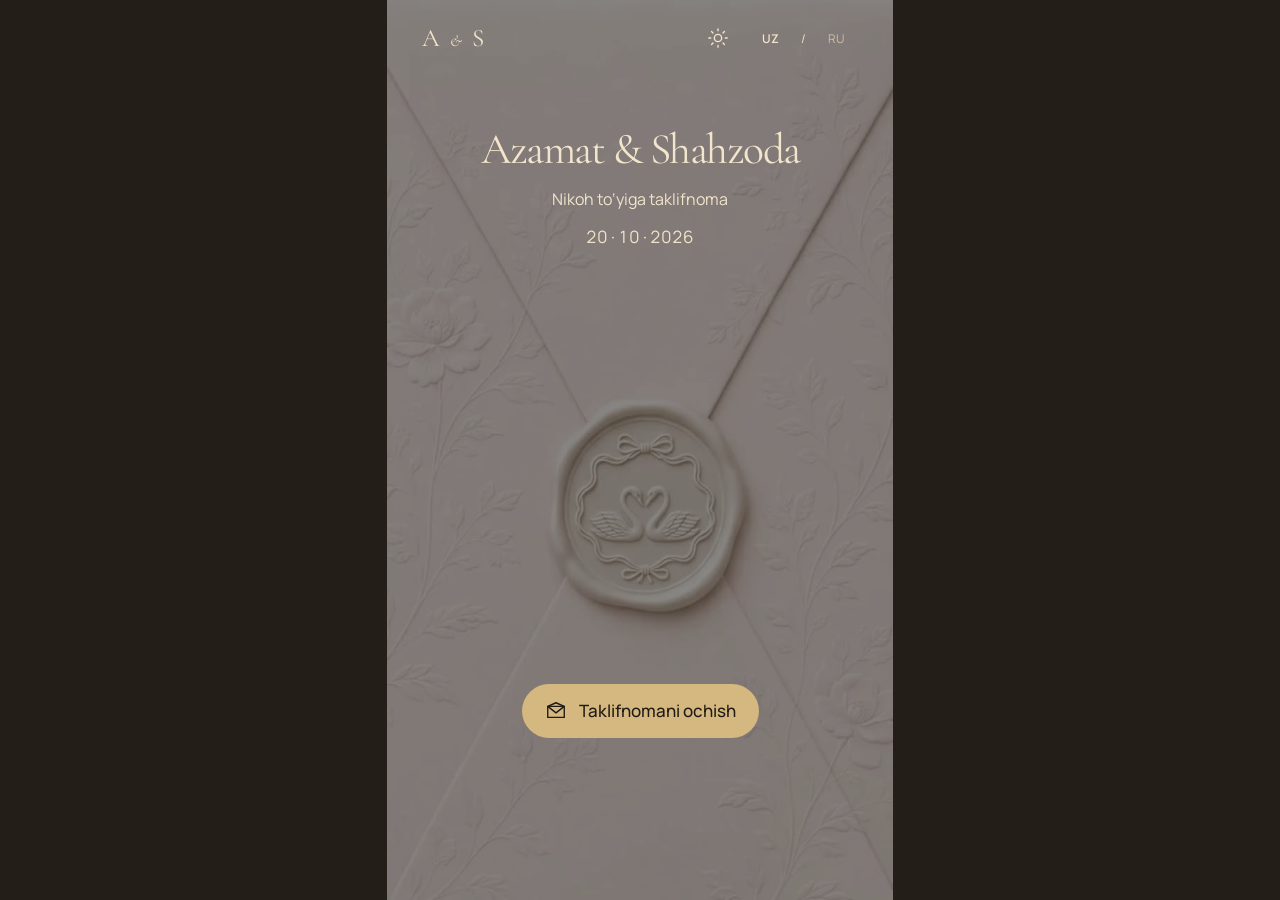
<file: index.html>
<!doctype html>
<html lang="uz"><head><meta charset="utf-8"><meta name="viewport" content="width=device-width,initial-scale=1,viewport-fit=cover"><meta name="theme-color" content="#e6d8c7"><meta name="description" content="Azamat & Shahzoda — 20-oktabr 2026, 18:00. Fotima Sultan, Samarqand."><title>Azamat & Shahzoda · 20.10.2026</title><script src="theme.js?v=8"></script><link rel="stylesheet" href="style.css?v=8"></head>
<body class="locked"><main class="journey" id="journey"><div class="stage"><div class="canvas"><video id="film" playsinline muted preload="auto" poster="assets/poster.jpg" aria-hidden="true"><source src="assets/scroll.mp4" type="video/mp4"></video><div class="restaurant-backdrop" aria-hidden="true"><video id="restaurant-film" muted loop playsinline preload="none" poster="assets/restaurant-poster.jpg" src="assets/restaurant.mp4" tabindex="-1" disablepictureinpicture></video></div><header><span class="monogram">A <i>&</i> S</span><div class="header-controls"><button class="theme-toggle" id="theme-toggle" aria-pressed="false"><svg class="theme-moon" viewBox="0 0 24 24" fill="none" stroke="currentColor" stroke-width="1.5" aria-hidden="true"><path d="M20 14A8 8 0 0 1 10 4a8 8 0 1 0 10 10Z"/></svg><svg class="theme-sun" viewBox="0 0 24 24" fill="none" stroke="currentColor" stroke-width="1.5" stroke-linecap="round" aria-hidden="true"><circle cx="12" cy="12" r="4"/><path d="M12 2v2m0 16v2M2 12h2m16 0h2M5 5l1.5 1.5m11 11L19 19M5 19l1.5-1.5m11-11L19 5"/></svg></button><nav aria-label="Language"><button class="lang active" data-lang="uz" aria-pressed="true">UZ</button><span>/</span><button class="lang" data-lang="ru" aria-pressed="false">RU</button></nav></div></header><section class="scene cover" data-from="0" data-to="5"><div class="cover-top"><h1>Azamat & Shahzoda</h1><p class="invitation-label" data-t="inviteLabel"></p><p class="date-line">20 · 10 · 2026</p></div><button class="seal" id="seal" aria-label="Taklifnomani ochish"></button><button class="button" id="open"><svg class="button-icon" viewBox="0 0 24 24" fill="none" stroke="currentColor" stroke-width="1.5" stroke-linecap="round" stroke-linejoin="round" aria-hidden="true"><path d="M3 7h18v12H3z"/><path d="m3 7 9 7 9-7M3 7l9-4 9 4"/></svg><span data-t="open"></span></button></section><section class="scene names" data-from="5" data-to="12.5"><div class="scene-content"><h2><span>Azamat &</span><span>Shahzoda</span></h2></div></section><section class="scene welcome" data-from="12.5" data-to="16"><div class="scene-content"><h2 data-t="welcome"></h2><p class="copy" data-t="intro"></p><p class="signature" data-t="family"></p></div></section>
<section class="scene details" data-from="16" data-to="19.3"><div class="scene-content"><h2 class="date-heading">20 <span data-t="month"></span></h2><p class="year">2026</p><div class="time"><span data-t="tuesday"></span><b>18:00</b></div><p class="countdown-label" data-t="until"></p><div id="countdown" class="countdown"><div><b id="days">00</b><span data-t="days"></span></div><i>:</i><div><b id="hours">00</b><span data-t="hours"></span></div><i>:</i><div><b id="minutes">00</b><span data-t="minutes"></span></div><i>:</i><div><b id="seconds">00</b><span data-t="seconds"></span></div></div><p id="eventMessage" class="copy" hidden></p></div></section>
<section class="scene venue" data-from="19.3" data-to="22"><div class="scene-content"><h2>Fotima Sultan</h2><p class="venue-kind" data-t="venueLabel"></p><p class="copy" data-t="address"></p><nav class="map-links" data-nav="maps" aria-label="Maps"><a class="button map-button primary" data-map="yandex" href="https://yandex.ru/maps/org/fotima_sultan/228306744515" target="_blank" rel="noopener noreferrer"><svg class="button-icon" viewBox="0 0 24 24" fill="none" stroke="currentColor" stroke-width="1.5" stroke-linecap="round" stroke-linejoin="round" aria-hidden="true"><path d="M20 10c0 6-8 11-8 11S4 16 4 10a8 8 0 1 1 16 0Z"/><circle cx="12" cy="10" r="2.5"/></svg><span data-t="mapYandex"></span><svg class="button-arrow" viewBox="0 0 24 24" fill="none" stroke="currentColor" stroke-width="1.5" stroke-linecap="round" stroke-linejoin="round" aria-hidden="true"><path d="M7 17 17 7M7 7h10v10"/></svg></a><a class="button map-button secondary" data-map="google" href="https://www.google.com/maps?cid=13302162352263419347" target="_blank" rel="noopener noreferrer"><svg class="button-icon" viewBox="0 0 24 24" fill="none" stroke="currentColor" stroke-width="1.5" stroke-linecap="round" stroke-linejoin="round" aria-hidden="true"><path d="M20 10c0 6-8 11-8 11S4 16 4 10a8 8 0 1 1 16 0Z"/><circle cx="12" cy="10" r="2.5"/></svg><span data-t="mapGoogle"></span><svg class="button-arrow" viewBox="0 0 24 24" fill="none" stroke="currentColor" stroke-width="1.5" stroke-linecap="round" stroke-linejoin="round" aria-hidden="true"><path d="M7 17 17 7M7 7h10v10"/></svg></a><a class="button map-button secondary" data-map="apple" href="https://maps.apple.com/?q=Fotima%20Sultan%2C%20Samarqand" target="_blank" rel="noopener noreferrer"><svg class="button-icon" viewBox="0 0 24 24" fill="none" stroke="currentColor" stroke-width="1.5" stroke-linecap="round" stroke-linejoin="round" aria-hidden="true"><path d="M20 10c0 6-8 11-8 11S4 16 4 10a8 8 0 1 1 16 0Z"/><circle cx="12" cy="10" r="2.5"/></svg><span data-t="mapApple"></span><svg class="button-arrow" viewBox="0 0 24 24" fill="none" stroke="currentColor" stroke-width="1.5" stroke-linecap="round" stroke-linejoin="round" aria-hidden="true"><path d="M7 17 17 7M7 7h10v10"/></svg></a></nav><p class="small" data-t="evening"></p></div></section>
<section class="scene closing" data-from="22" data-to="24"><div class="scene-content"><h2 data-t="closing"></h2><p class="copy" data-t="closingCopy"></p><p class="signature" data-t="family"></p><button class="button primary" id="calendar"><svg class="button-icon" viewBox="0 0 24 24" fill="none" stroke="currentColor" stroke-width="1.5" stroke-linecap="round" stroke-linejoin="round" aria-hidden="true"><rect x="3" y="5" width="18" height="16" rx="2"/><path d="M16 3v4M8 3v4M3 11h18m-13 5 3 3 5-5"/></svg><span data-t="calendar"></span></button><p class="small">Azamat & Shahzoda · 20.10.2026</p></div></section>
<div class="utilities"><button id="sound" class="text-button" aria-pressed="false"><span class="sound-meter" aria-hidden="true"><i></i><i></i><i></i></span><span id="sound-label" data-t="soundOff"></span></button><button id="replay" class="text-button" data-t="replay"></button></div><button type="button" class="gesture-hint"><span class="gesture-mark" aria-hidden="true"></span><span data-t="openHint"></span></button><div class="progress" aria-hidden="true"><div id="progress"></div></div><p id="status" class="status" role="status"></p></div></div></main><audio id="music" preload="none" loop src="assets/music.m4a"></audio><script src="app.js?v=8"></script></body></html>
</file>
<file: style.css>
@font-face {
  font-family: 'Cormorant Garamond';
  font-style: italic;
  font-weight: 400;
  font-display: swap;
  src: url(assets/fonts/font-0.ttf) format('truetype');
}
@font-face {
  font-family: 'Cormorant Garamond';
  font-style: italic;
  font-weight: 500;
  font-display: swap;
  src: url(assets/fonts/font-1.ttf) format('truetype');
}
@font-face {
  font-family: 'Cormorant Garamond';
  font-style: normal;
  font-weight: 400;
  font-display: swap;
  src: url(assets/fonts/font-2.ttf) format('truetype');
}
@font-face {
  font-family: 'Cormorant Garamond';
  font-style: normal;
  font-weight: 500;
  font-display: swap;
  src: url(assets/fonts/font-3.ttf) format('truetype');
}
@font-face {
  font-family: 'Manrope';
  font-style: normal;
  font-weight: 400;
  font-display: swap;
  src: url(assets/fonts/font-4.ttf) format('truetype');
}
@font-face {
  font-family: 'Manrope';
  font-style: normal;
  font-weight: 500;
  font-display: swap;
  src: url(assets/fonts/font-5.ttf) format('truetype');
}
@font-face {
  font-family: 'Manrope';
  font-style: normal;
  font-weight: 600;
  font-display: swap;
  src: url(assets/fonts/font-6.ttf) format('truetype');
}

:root{--paper:#eee2d0;--ink:#51402f;--muted:#6d5945;--accent:#6b5038;--on-accent:#fff8ed;--surface:#f3e9da;--scrim:245,238,228;--ease-out:cubic-bezier(.23,1,.32,1);--press:140ms;--hover:180ms;--text:Manrope,Arial,sans-serif;--display:'Cormorant Garamond',Georgia,serif}*{box-sizing:border-box}html{overscroll-behavior-y:none}body{margin:0;background:var(--paper);color:var(--ink);font-family:var(--text)}.journey{height:1100svh;position:relative}.stage{position:sticky;top:0;height:100svh;width:100%;display:grid;place-items:center;overflow:hidden}.canvas{position:relative;width:min(100vw,56.25svh);height:min(100svh,177.7778vw);container-type:size;isolation:isolate;touch-action:pan-y}.canvas video{position:absolute;inset:0;width:100%;height:100%;object-fit:contain;z-index:-2}header{position:absolute;top:max(16px,env(safe-area-inset-top));left:7%;right:7%;display:flex;align-items:center;justify-content:space-between;z-index:5}.monogram{font-family:var(--display);font-size:25px;letter-spacing:.08em}.monogram i{font-size:16px}nav{display:flex;align-items:center;gap:8px;font-size:12px}.lang{min-width:44px;min-height:44px;border:0;background:transparent;padding:10px;color:var(--muted);font:inherit;cursor:pointer}.lang.active{color:var(--ink);font-weight:600}.scene{position:absolute;inset:0;display:flex;flex-direction:column;align-items:center;justify-content:center;text-align:center;padding:18% 8% 30%;opacity:0;visibility:hidden;pointer-events:none}.scene-content{display:flex;flex-direction:column;align-items:center;width:100%;transform-origin:50% 42%;backface-visibility:hidden}.scene button,.scene a{pointer-events:auto}.scene[aria-hidden=true] button,.scene[aria-hidden=true] a{pointer-events:none}h1,h2,p{margin:0}h1,h2,.signature{font-family:var(--display);font-weight:400;color:var(--ink)}h1,h2{text-wrap:balance}h1{font-size:8.6cqw;line-height:1.1;letter-spacing:-.035em}h2{font-size:13cqw;line-height:.98;letter-spacing:-.035em}.cover{padding:0}.cover-top{position:absolute;top:14%;width:90%;transition:opacity 250ms var(--ease-out),transform 250ms var(--ease-out)}.invitation-label{font-size:clamp(12px,3.4cqw,16px);line-height:1.6;margin-top:13px}.date-line{font-size:clamp(13px,3.5cqw,17px);margin-top:13px;font-variant-numeric:tabular-nums}.seal{position:absolute;left:0;top:28%;width:100%;height:50%;border:0;background:transparent;cursor:pointer}#open{position:absolute;bottom:18%}.names{justify-content:flex-start;padding-top:27%}.names h2{font-size:15.2cqw;line-height:1.05}.names h2 span{display:block}.copy{font-size:clamp(14px,3.65cqw,18px);line-height:1.75;max-width:29ch;margin-top:23px;text-wrap:pretty;color:var(--ink)}.signature{font-size:clamp(21px,5.7cqw,28px);font-style:italic;line-height:1.25;margin-top:25px}.welcome,.details,.venue,.closing{background:radial-gradient(ellipse at 50% 39%,rgba(var(--scrim),.93) 0%,rgba(var(--scrim),.75) 25%,rgba(var(--scrim),0) 66%)}.welcome{justify-content:flex-start;padding-top:29%}.welcome h2{font-size:12cqw}.welcome .copy{max-width:29ch}.details{justify-content:flex-start;padding-top:24%}.date-heading{font-size:22cqw;line-height:.8}.date-heading span{display:block;font-size:.55em;margin-top:14px}.year{font-size:14px;margin-top:21px}.time{display:flex;align-items:center;gap:24px;margin-top:17px;font-size:14px}.time b{font-family:var(--display);font-size:6.8cqw;font-weight:500}.countdown-label{font-size:13px;margin-top:24px;line-height:1.6}.countdown{display:flex;align-items:flex-start;gap:1cqw;margin-top:13px;padding:12px 9px;background:var(--surface);border-radius:0}.countdown div{display:flex;flex-direction:column;gap:6px;min-width:13cqw}.countdown b{font-family:var(--display);font-size:9cqw;line-height:1;font-weight:400;font-variant-numeric:tabular-nums}.countdown span{font-size:12px}.countdown i{font-style:normal;font-size:16px;padding-top:6px}.venue{justify-content:flex-start;padding-top:28%}.venue h2{font-size:16cqw;max-width:7ch}.venue-kind{font-size:14px;line-height:1.5;margin-top:16px}.venue .copy{margin-top:20px}.button{border:0;border-radius:100px;min-height:52px;padding:15px 23px;display:inline-flex;align-items:center;justify-content:center;gap:12px;text-decoration:none;font:500 clamp(14px,3.5cqw,17px)/1.4 var(--text);background:var(--accent);color:var(--on-accent);cursor:pointer;transition:transform var(--press) var(--ease-out),background-color var(--hover) ease}.button-icon{width:22px;height:22px;flex-shrink:0}.button:active{transform:scale(.97)}.venue .button,.closing .button{margin-top:25px}.small{font-size:12px;line-height:1.8;color:var(--muted);margin-top:20px}.closing{justify-content:flex-start;padding-top:25%}.closing h2{font-size:12.5cqw}.closing .signature{margin-top:20px}.closing .copy{margin-top:20px}.utilities{position:absolute;bottom:max(14px,env(safe-area-inset-bottom));left:6%;right:6%;display:flex;justify-content:space-between;gap:10px;z-index:5}.text-button{min-height:44px;background:var(--surface);border:0;border-radius:30px;font:500 12px/1.2 var(--text);padding:11px 14px;color:var(--ink);cursor:pointer;transition:transform var(--press) var(--ease-out),background-color var(--hover) ease}.text-button:active,.lang:active{transform:scale(.97)}.gesture-hint{position:absolute;bottom:11%;left:5%;right:5%;text-align:center;font-size:12px;line-height:1.5;pointer-events:none;color:var(--ink);transition:opacity 200ms}.progress{position:absolute;bottom:0;height:3px;left:0;right:0;background:var(--paper);z-index:6}.progress div{height:100%;background:var(--accent);transform:scaleX(0);transform-origin:left}.status{position:absolute;bottom:15%;left:10%;right:10%;text-align:center;font-size:13px;background:var(--surface);padding:10px;border-radius:20px;z-index:7}.status:empty{display:none}button,a{-webkit-tap-highlight-color:transparent;touch-action:manipulation}button:focus-visible,a:focus-visible{outline:3px solid var(--accent);outline-offset:5px}[hidden]{display:none!important}html:has(body.locked),body.locked{overflow:hidden;height:100%;touch-action:none}.locked .journey{height:100svh}.locked .canvas{touch-action:none}.locked .gesture-hint,.locked .utilities,.locked .progress{visibility:hidden}.opening #open{opacity:0;pointer-events:none}.opening .cover-top{opacity:0;transform:translateY(-8px)}.opened .cover #open,.opened .cover .seal{pointer-events:none;visibility:hidden}.opened .cover-top{opacity:0}@media(hover:hover) and (pointer:fine){.button:hover{background:#4f3927}.text-button:hover{background:#e5d6c0}.lang:hover{color:var(--ink)}}@media(prefers-reduced-motion:reduce){.cover-top{transition:opacity 100ms;transform:none!important}.button,.text-button{transition:background-color 100ms}.button:active,.text-button:active,.lang:active{transform:none}}

/* Motion follows the decoded video frame and reverses with native scrolling. */
.scene-content > *{transform-origin:50% 40%;backface-visibility:hidden}.names h2 > span{backface-visibility:hidden}.button,.text-button{position:relative;overflow:hidden;isolation:isolate;transition:transform 140ms var(--ease-out),background-color 180ms ease,color 180ms ease}.button > :not(.press-ripple),.text-button > :not(.press-ripple){position:relative;z-index:1}.button-icon{transition:transform 250ms var(--ease-out)}.button-arrow{width:18px;height:18px;flex-shrink:0;margin-left:auto;transition:transform 250ms var(--ease-out)}.button:active{transform:translateY(1px) scale(.96)}.press-ripple{position:absolute;width:280px;height:280px;border-radius:50%;background:currentColor;pointer-events:none;z-index:0}.map-links{display:flex;flex-direction:column;gap:9px;width:min(100%,290px);margin-top:22px}.map-links .button{margin:0;width:100%;min-height:47px;padding:11px 18px;text-align:left;justify-content:flex-start;font-size:14px;gap:11px}.map-links .secondary{background:var(--surface);color:var(--ink)}.venue{padding-top:22%}.venue h2{font-size:12cqw;max-width:none;white-space:nowrap}.venue-kind{margin-top:13px;font-size:13px}.venue .copy{margin-top:14px;font-size:clamp(13px,3.4cqw,17px);line-height:1.7}.venue .small{margin-top:14px}.sound-meter{display:inline-flex;align-items:center;gap:2px;height:14px;width:13px;flex-shrink:0}.sound-meter i{width:2px;height:10px;background:currentColor;transform:scaleY(.4);transform-origin:50% 50%}.text-button{display:inline-flex;align-items:center;justify-content:center;gap:7px}.opened.music-playing .sound-meter i{animation:equalizer 950ms ease-in-out infinite alternate}.sound-meter i:nth-child(2){animation-delay:-300ms!important}.sound-meter i:nth-child(3){animation-delay:-600ms!important}.gesture-hint{display:flex;flex-direction:column;align-items:center;gap:8px;font-size:11px}.gesture-mark{height:22px;width:13px;border-radius:12px;background:#f3e9dabf;position:relative}.gesture-mark:before{content:'';position:absolute;top:5px;left:5px;width:3px;height:7px;border-radius:3px;background:var(--accent)}.opened .gesture-mark:before{animation:gesture-travel 1800ms var(--ease-out) 3}.gesture-hint p{margin:0}.locked #open{animation:open-arrival 700ms var(--ease-out) both}.locked .cover-top{animation:title-arrival 900ms var(--ease-out) both}.countdown{background:transparent;padding-inline:0;gap:2cqw}.countdown div{background:var(--surface);padding:11px 5px;min-width:12cqw;border-radius:6px}.countdown i{padding-top:18px}.button-icon,.button-arrow{pointer-events:none}@keyframes equalizer{from{transform:scaleY(.3)}to{transform:scaleY(1)}}@keyframes gesture-travel{0%,100%{transform:translateY(4px);opacity:.3}40%{transform:translateY(-2px);opacity:1}}@keyframes open-arrival{from{transform:translateY(18px) scale(.96);opacity:0}to{transform:translateY(0) scale(1);opacity:1}}@keyframes title-arrival{from{transform:translateY(-14px);opacity:0}to{transform:translateY(0);opacity:1}}@media(hover:hover) and (pointer:fine){.button:hover{transform:translateY(-2px)}.button:hover .button-icon{transform:translateY(-2px) rotate(-5deg)}.button:hover .button-arrow{transform:translate(2px,-2px)}.map-links .secondary:hover{background:#e5d6c0;color:var(--ink)}}@media(prefers-reduced-motion:reduce){.locked #open,.locked .cover-top,.opened.music-playing .sound-meter i,.opened .gesture-mark:before{animation:none}.scene-content,.scene-content > *,.names h2 > span{transform:none!important}.button:hover,.button:active,.button:hover .button-icon,.button:hover .button-arrow{transform:none}.button-icon,.button-arrow{transition:none}}

.header-controls{display:flex;align-items:center;gap:9px}.theme-toggle{display:grid;place-items:center;width:44px;height:44px;padding:10px;border:0;border-radius:50%;background:transparent;color:var(--ink);cursor:pointer}.theme-toggle svg{width:22px;height:22px}.theme-sun{display:none}.headline-word{display:inline-block;white-space:nowrap;font-weight:inherit;font-family:inherit;font-size:inherit;line-height:inherit}.letter{display:inline-block;font-family:inherit;font-size:inherit;font-weight:inherit;font-style:inherit;line-height:inherit;transform-origin:50% 70%;backface-visibility:hidden}.locked .cover-top .letter{animation:letter-arrive 700ms var(--ease-out) both;animation-delay:calc(var(--char-index)*18ms)}.opening .cover-top .letter{animation:none}.locked .cover-top{animation:none}.locked .cover-top h1{overflow:visible}html[data-theme=night]{--paper:#241e19;--ink:#f2e5cc;--muted:#d1bfa4;--accent:#d4b87f;--on-accent:#201b15;--surface:#3a3025;--scrim:35,29,24}html[data-theme=night] .canvas video{filter:brightness(.53) saturate(.7)}html[data-theme=night] .theme-moon{display:none}html[data-theme=night] .theme-sun{display:block}html[data-theme=night] .gesture-mark{background:var(--surface)}body{transition:background-color 300ms ease,color 300ms ease}@keyframes letter-arrive{from{transform:translateY(-18px) scale(.75);opacity:0}to{transform:translateY(0) scale(1);opacity:1}}@media(hover:hover) and (pointer:fine){html[data-theme=night] .button:hover{background:#e4ca96;color:var(--on-accent)}html[data-theme=night] .text-button:hover,html[data-theme=night] .map-links .secondary:hover{background:#4a3d2e;color:var(--ink)}.theme-toggle:hover{background:var(--surface)}}@media(prefers-reduced-motion:reduce){.locked .cover-top .letter{animation:none}.letter{transform:none!important}body{transition:none}}

.opening #open,.opening .cover-top{animation:none}

.restaurant-backdrop{position:absolute;inset:0;z-index:-1;opacity:0;pointer-events:none;background:var(--paper)}.restaurant-backdrop #restaurant-film{z-index:0;filter:none;object-fit:contain}.restaurant-backdrop:after{content:'';position:absolute;inset:0;background:rgba(var(--scrim),.38)}html[data-theme=night] .restaurant-backdrop #restaurant-film{filter:brightness(.65) saturate(.8)}

.gesture-hint{border:0;border-radius:24px;padding:9px 14px;min-height:44px;background:var(--surface);color:var(--ink);font-family:var(--text);width:max-content;max-width:90%;left:50%;right:auto;transform:translateX(-50%);cursor:pointer;flex-direction:row;gap:10px;z-index:4}.gesture-mark{flex-shrink:0}.opened .gesture-mark:before{animation:gesture-travel 1800ms var(--ease-out) infinite}@media(prefers-reduced-motion:reduce){.opened .gesture-mark:before{animation:none}}
</file>
